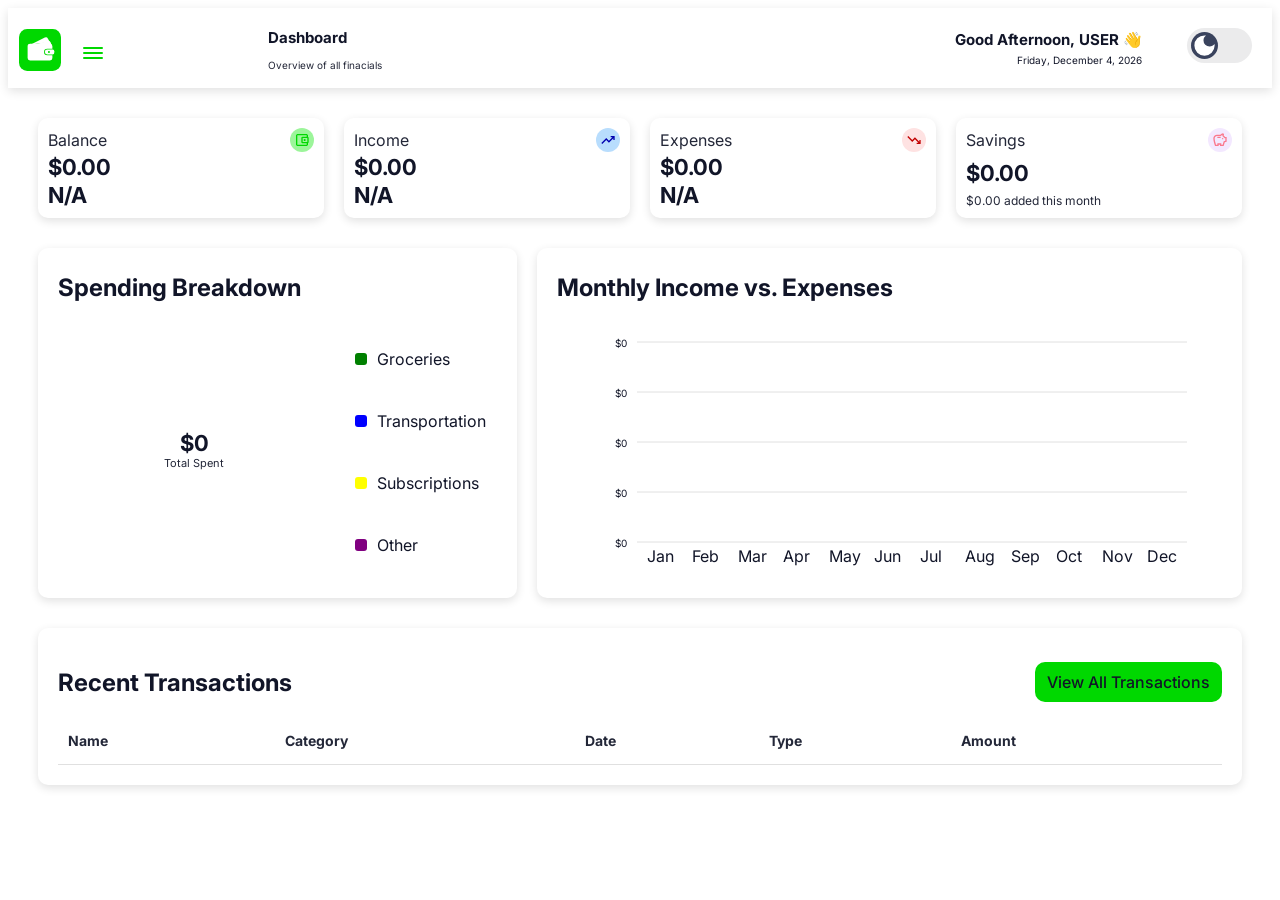
<file: index.html>
<!DOCTYPE html>
<html lang="en">
<head>
    <meta charset="UTF-8">
    <meta name="viewport" content="width=device-width, initial-scale=1.0">

    <title>Expense Tracker</title>

    <link rel="stylesheet" href="css/style.css">

    <script type="text/javascript" src="js/script.js" defer></script>
</head>

<body>

    <input type="checkbox" id="menu-toggle">

    <label for="menu-toggle" class="toggle">
            <span class="top-line common"></span>
            <span class="mid-line common"></span>
            <span class="bot-line common"></span>
        </label>

    <div class="slide">

            <h1 id="title">Cashuru</h1>

            <ul id="list">
                <li>
                    <a href="#">
                        <svg xmlns="http://www.w3.org/2000/svg" viewBox="0 0 24 24" height="24px" width="24px" fill="#e3e3e3"><path d="M6,19H9V13h6v6h3V10L12,5.5L6,10v9ZM4,21V9l8-6l8,6V21H13V15H11v6H4Zm8-8.75Z"/></svg>
                        <span>Dashboard</span>  
                    </a>
                </li>
                <li>
                    <a href="Transactions.html">
                        <svg xmlns="http://www.w3.org/2000/svg" viewBox="0 0 24 24" height="24px" width="24px" fill="#e3e3e3"><path d="M4,6V4H20V6H4ZM4,20V14H3V12L4,7H20l1,5v2H20v6H18V14H14v6H4Zm2-2h6V14H6v4ZM5.05,12h13.9H5.05Zm0,0h13.9l-0.6-3H5.65l-0.6,3Z"/></svg>                       
                        <span>Transactions</span>
                    </a>
                </li>
                <li>
                    <a href="#">
                        <svg xmlns="http://www.w3.org/2000/svg" viewBox="0 0 24 24" height="24px" width="24px" fill="#e3e3e3"><path d="M14,13q-1.25,0-2.13-0.88T11,10t0.88-2.13T14,7t2.13,0.88T17,10t-0.88,2.13T14,13ZM7,16q-0.82,0-1.41-0.59T5,14V6Q5,5.18 5.59,4.59T7,4H21q0.83,0 1.41,0.59Q23,5.18 23,6v8q0,0.82-0.59,1.41T21,16H7Zm2-2H19q0-0.83 0.59-1.41T21,12V8q-0.82,0-1.41-0.59T19,6H9Q9,6.82 8.41,7.41Q7.83,8 7,8v4q0.83,0 1.41,0.59Q9,13.18 9,14Zm11,6H3q-0.82,0-1.41-0.59T1,18V7H3V18H20v2ZM7,14V6v8Z"/></svg>                        
                        <span>Budgets</span>
                    </a>
                </li>
                <li>
                    <a href="#">
                        <svg xmlns="http://www.w3.org/2000/svg" viewBox="0 0 24 24" height="24px" width="24px" fill="#e3e3e3"><path d="M16.71,10.71Q17,10.43 17,10q0-0.43-0.29-0.71T16,9T15.29,9.29T15,10t0.29,0.71T16,11q0.43,0 0.71-0.29ZM8,9h5V7H8V9ZM4.5,21q-0.85-2.85-1.67-5.69T2,9.5Q2,7.2 3.6,5.6T7.5,4h5q0.73-0.95 1.76-1.48T16.5,2q0.63,0 1.06,0.44T18,3.5q0,0.15-0.04,0.3T17.88,4.07q-0.1,0.27-0.19,0.56T17.55,5.22L19.83,7.5H22v6.98L19.18,15.4L17.5,21H12V19H10v2H4.5ZM6,19H8V17h6v2h2l1.55-5.15L20,13.02V9.5H19L15.5,6q0-0.5 0.06-0.96T15.75,4.1q-0.72,0.2-1.27,0.69T13.68,6H7.5Q6.05,6 5.03,7.02T4,9.5q0,2.45 0.67,4.79T6,19Zm6-7.45Z"/></svg>
                        <span>Savings</span>
                    </a>
                </li>
                <li>
                    <a href="#">
                        <svg xmlns="http://www.w3.org/2000/svg" viewBox="0 0 24 24" height="24px" width="24px" fill="#e3e3e3"><path d="M3,21V19l2-2v4H3Zm4,0V15l2-2v8H7Zm4,0V13l2,2.03V21H11Zm4,0V15.03l2-2V21H15Zm4,0V11l2-2V21H19ZM3,15.83V13l7-7l4,4l7-7V5.82l-7,7l-4-4l-7,7Z"/></svg>
                        <span>Analytics</span>
                    </a>
                </li>
                <li>
                    <a href="#">
                        <svg xmlns="http://www.w3.org/2000/svg" viewBox="0 0 24 24" height="24px" width="24px" fill="#e3e3e3"><path d="M9.25,22l-0.4-3.2q-0.32-0.13-0.61-0.3T7.68,18.13L4.7,19.38L1.95,14.63l2.58-1.95Q4.5,12.5 4.5,12.34q0-0.16 0-0.34t0-0.34t0.03-0.34L1.95,9.38L4.7,4.63L7.68,5.88Q7.95,5.68 8.25,5.5t0.6-0.3L9.25,2h5.5l0.4,3.2q0.33,0.13 0.61,0.3t0.56,0.38L19.3,4.63l2.75,4.75l-2.57,1.95q0.02,0.18 0.02,0.34t0,0.34t0,0.34t-0.05,0.34l2.57,1.95l-2.75,4.75l-2.95-1.25q-0.27,0.2-0.57,0.38t-0.6,0.3L14.75,22H9.25ZM11,20h1.98l0.35-2.65q0.78-0.2 1.44-0.59t1.21-0.94l2.47,1.03l0.98-1.7l-2.15-1.63q0.13-0.35 0.17-0.74T17.5,12t-0.05-0.79q-0.05-0.39-0.17-0.74l2.15-1.63l-0.98-1.7L15.98,8.2q-0.55-0.57-1.21-0.96T13.33,6.65L13,4H11.03L10.68,6.65Q9.9,6.85 9.24,7.24T8.03,8.17L5.55,7.15L4.58,8.85l2.15,1.6Q6.6,10.83 6.55,11.2T6.5,12q0,0.4 0.05,0.77t0.17,0.75L4.58,15.15l0.98,1.7L8.03,15.8q0.55,0.58 1.21,0.96t1.44,0.59L11,20Zm1.05-4.5q1.45,0 2.47-1.03T15.55,12T14.53,9.52T12.05,8.5q-1.47,0-2.49,1.02T8.55,12t1.01,2.47t2.49,1.03ZM12,12Z"/></svg>
                        <span>Settings</span>
                    </a>
                </li>
            </ul>
    </div>

        <section id="logo">
            <svg xmlns="http://www.w3.org/2000/svg" viewBox="0 0 512 512"><rect class="icon-bg" x="0" y="0" width="512" height="512" rx="100"/><path class="wallet" d="M145 190 L315 105 Q340 93 353 119 L375 157 Z"/><path class="wallet" d="M195 190 L350 145 Q374 138 385 163 L395 190 Z"/><path class="wallet" d="M105 205Q105 180 135 180H377Q407 180 407 210V240H345Q305 240 305 280Q305 320 345 320H407V355Q407 385 377 385H135Q105 385 105 355Z"/><path class="wallet" d="M345 250H410Q430 250 430 270V290Q430 310 410 310H345Q315 310 315 280Q315 250 345 250Z"/><circle class="icon-bg" cx="365" cy="280" r="12"/></svg>
        </section>

    <header id="main-header">
        <header id="page-header">
            <section id="page-title">
                <h1 id="page-name">
                    Dashboard
                </h1>

                <p id="page-desc">
                    Overview of all finacials
                </p>

            </section>

            <div id="greeting-con">
                <h2 id="greeting"></h2>

                <p id="date"></p>
            </div>

        </header>

        <button id="theme-switch">
            <span>
                <svg xmlns="http://www.w3.org/2000/svg" viewBox="0 0 24 24" height="24px" width="24px" fill="#e3e3e3"><path d="M12,21q-3.75,0-6.38-2.63T3,12T5.63,5.63T12,3q0.35,0 0.69,0.02q0.34,0.02 0.66,0.07q-1.03,0.73-1.64,1.89T11.1,7.5q0,2.25 1.57,3.82T16.5,12.9q1.38,0 2.53-0.61t1.88-1.64q0.05,0.33 0.07,0.66T21,12q0,3.75-2.63,6.38T12,21Z"/></svg>
                <svg xmlns="http://www.w3.org/2000/svg" viewBox="0 0 24 24" height="24px" width="24px" fill="#e3e3e3"><path d="M8.46,15.54Q7,14.08 7,12Q7,9.92 8.46,8.46T12,7t3.54,1.46T17,12t-1.46,3.54T12,17q-2.07,0-3.54-1.46ZM5,13H1V11H5v2Zm18,0H19V11h4v2ZM11,5V1h2V5H11Zm0,18V19h2v4H11ZM6.4,7.75L3.88,5.32L5.3,3.85l2.4,2.5L6.4,7.75Zm12.3,12.4l-2.42-2.52l1.32-1.38l2.52,2.43L18.7,20.15ZM16.25,6.4l2.43-2.52L20.15,5.3l-2.5,2.4l-1.4-1.3ZM3.85,18.7l2.53-2.43L7.75,17.6L5.33,20.13L3.85,18.7Z"/></svg>
            </span>
        </button>
    </header>

    <section id="summary-con">
        <section id="balance-box" class="summary-card">
            <div>
                <p>Balance</p>
                <svg class="balance" xmlns="http://www.w3.org/2000/svg" viewBox="0 0 24 24" height="24px" width="24px"><path d="M5,19V5Q5,5 5,6.11Q5,7.22 5,9v6q0,1.77 0,2.89T5,19Zm0,2q-0.83,0-1.41-0.59T3,19V5Q3,4.17 3.59,3.59T5,3H19q0.83,0 1.41,0.59T21,5V7.5H19V5H5V19H19V16.5h2V19q0,0.82-0.59,1.41T19,21H5Zm8-4q-0.82,0-1.41-0.59T11,15V9q0-0.83 0.59-1.41T13,7h7q0.83,0 1.41,0.59T22,9v6q0,0.82-0.59,1.41T20,17H13Zm7-2V9H13v6h7Zm-2.94-1.94Q17.5,12.63 17.5,12t-0.44-1.06T16,10.5t-1.06,0.44T14.5,12t0.44,1.06T16,13.5t1.06-0.44Z"/></svg>
            </div>

            <p id="balance-num" class="sum-val"></p>
            <p id="balance-change"></p>
        </section>

        <section id="income-box" class="summary-card">
            <div>
                <p>Income</p>
                <svg class="trend-up" xmlns="http://www.w3.org/2000/svg" viewBox="0 0 24 24" height="24px" width="24px"><path d="M3.4,18L2,16.6L9.4,9.15l4,4L18.6,8H16V6h6v6H20V9.4L13.4,16l-4-4l-6,6Z"/></svg>
            </div>

            <p id="income-num" class="sum-val"></p>
            <p id="income-change"></p>
        </section>

        <section id="expenses-box" class="summary-card">
            <div>
                <p>Expenses</p>
                <svg class ="trend-down" xmlns="http://www.w3.org/2000/svg" viewBox="0 0 24 24" height="24px" width="24px"><path d="M16,18V16h2.6l-5.2-5.15l-4,4L2,7.4L3.4,6l6,6l4-4L20,14.6V12h2v6H16Z"/></svg>
            </div>

            <p id="expense-num" class="sum-val"></p>
            <p id="expense-change"></p>
        </section>

        <section id="savings-box" class="summary-card">
            <div>
                <p>Savings</p>
                <svg class="piggy" xmlns="http://www.w3.org/2000/svg" viewBox="0 0 24 24" height="24px" width="24px"><path d="M16.71,10.71Q17,10.43 17,10q0-0.43-0.29-0.71T16,9T15.29,9.29T15,10t0.29,0.71T16,11q0.43,0 0.71-0.29ZM8,9h5V7H8V9ZM4.5,21q-0.85-2.85-1.67-5.69T2,9.5Q2,7.2 3.6,5.6T7.5,4h5q0.73-0.95 1.76-1.48T16.5,2q0.63,0 1.06,0.44T18,3.5q0,0.15-0.04,0.3T17.88,4.07q-0.1,0.27-0.19,0.56T17.55,5.22L19.83,7.5H22v6.98L19.18,15.4L17.5,21H12V19H10v2H4.5ZM6,19H8V17h6v2h2l1.55-5.15L20,13.02V9.5H19L15.5,6q0-0.5 0.06-0.96T15.75,4.1q-0.72,0.2-1.27,0.69T13.68,6H7.5Q6.05,6 5.03,7.02T4,9.5q0,2.45 0.67,4.79T6,19Zm6-7.45Z"/></svg>
            </div>

            <p id="savings-num" class="sum-val"></p>
            <p id="savings-change"></p>
        </section>
    </section>

    <section id="analytics-con">
        <div id="spending-chart">
            <h2>Spending Breakdown</h2>
            <div id="chart-content">
                <svg width="260" height="260">
                    <defs>
                        <filter 
                        id="chart-shadow"
                        x="-30%"
                        y="-30%"
                        width="160%"
                        height="160%"
                        >
                            <feDropShadow
                                dx="0"
                                dy="2"
                                stdDeviation="3"
                                flood-color="var(--shadow-color)"
                            />
                        </filter>
                    </defs>

                    <circle
                        id="grocery-circle"
                        cx="130"
                        cy="130"
                        r="70"
                        fill="none"
                        stroke="green"
                        stroke-width="30"
                        stroke-dasharray="0 439.82"
                        transform="rotate(-90 130 130)"
                    />

                    <circle
                        id="transportation-circle"
                        cx="130"
                        cy="130"
                        r="70"
                        fill="none"
                        stroke="blue"
                        stroke-width="30"
                        stroke-dasharray="131.95 439.82"
                        stroke-dashoffset="-175.93"
                        transform="rotate(-90 130 130)"
                    />

                    <circle
                        id="other-circle"
                        cx="130"
                        cy="130"
                        r="70"
                        fill="none"
                        stroke="purple"
                        stroke-width="30"
                        stroke-dasharray="87.96 439.82"
                        stroke-dashoffset="-307.88"
                        transform="rotate(-90 130 130)"
                    />

                    <circle
                        id="subscription-circle"
                        cx="130"
                        cy="130"
                        r="70"
                        fill="none"
                        stroke="yellow"
                        stroke-width="30"
                        stroke-dasharray="43.98 439.82"
                        stroke-dashoffset="-395.84"
                        transform="rotate(-90 130 130)"
                    />

                    <text
                        id="total-spending"
                        x="130"
                        y="123"
                        text-anchor="middle"
                        dominant-baseline="middle"
                    >
                        $0
                    </text>

                    <text
                        x="130"
                        y="145"
                        text-anchor="middle"
                        class="chart-center-label"
                    >
                        Total Spent
                    </text>
                </svg>

                <div id="legend">
                    <div class="legend-item">
                        <span class="legend-color groceries"></span>
                        <p>Groceries</p>
                    </div>

                    <div class="legend-item">
                        <span class="legend-color transportation"></span>
                        <p>Transportation</p>
                    </div>

                    <div class="legend-item">
                        <span class="legend-color subscriptions"></span>
                        <p>Subscriptions</p>
                    </div>

                    <div class="legend-item">
                        <span class="legend-color other"></span>
                        <p>Other</p>
                    </div>
                </div>
            </div>
        </div>

        <div id="monthly-chart">
            <h2>Monthly Income vs. Expenses</h2>

            <svg width="700" height="270">       
                <line x1="60" y1="20" x2="610" y2="20" stroke="var(--border-color)"/>
                <line x1="60" y1="70" x2="610" y2="70" stroke="var(--border-color)"/>
                <line x1="60" y1="120" x2="610" y2="120" stroke="var(--border-color)"/>
                <line x1="60" y1="170" x2="610" y2="170" stroke="var(--border-color)"/>
                <line x1="60" y1="220" x2="610" y2="220" stroke="var(--border-color)"/>

                <text x="70" y="240">Jan</text>
                <text x="115.45" y="240">Feb</text>
                <text x="160.9" y="240">Mar</text>
                <text x="206.35" y="240">Apr</text>
                <text x="251.8" y="240">May</text>
                <text x="297.25" y="240">Jun</text>
                <text x="342.7" y="240">Jul</text>
                <text x="388.15" y="240">Aug</text>
                <text x="433.6" y="240">Sep</text>
                <text x="479.05" y="240">Oct</text>
                <text x="524.5" y="240">Nov</text>
                <text x="570" y="240">Dec</text>

                <text class="y-label" x="50" y="25">$2,000</text>
                <text class="y-label" x="50" y="75">$1,500</text>
                <text class="y-label" x="50" y="125">$1,000</text>
                <text class="y-label" x="50" y="175">$500</text>
                <text class="y-label" x="50" y="225">$0</text>
            </svg>
        </div>
    </section>

    <section id="transactions-con">
        <div class="recent-transactions-header">
            <h2>Recent Transactions</h2>

            <a href="Transactions.html" class="view-all-link">
                View All Transactions
            </a>
        </div>

        <table>
            <thead>
                <tr>
                    <th>Name</th>
                    <th>Category</th>
                    <th>Date</th>
                    <th>Type</th>
                    <th>Amount</th>
                </tr>
            </thead>

            <tbody>
                <tr>
                    <td>Kroger</td>
                    <td>Groceries</td>
                    <td>Nov 10, 2026</td>
                    <td class="expense-type">Expense</td>
                    <td>$65.50</td>
                </tr>

                <tr>
                    <td>Gas Station</td>
                    <td>Transportation</td>
                    <td>Nov 9, 2026</td>
                    <td class="expense-type">Expense</td>
                    <td>$40.00</td>
                </tr>

                <tr>
                    <td>Netflix</td>
                    <td>Subscriptions</td>
                    <td>Nov 8, 2026</td>
                    <td class="expense-type">Expense</td>
                    <td>$15.99</td>
                </tr>

                <tr>
                    <td>Paycheck</td>
                    <td>Income</td>
                    <td>Nov 7, 2026</td>
                    <td class="income-type">Income</td>
                    <td>$850.00</td>
                </tr>
            </tbody>
        </table>
    </section>
</body>
</html>
</file>
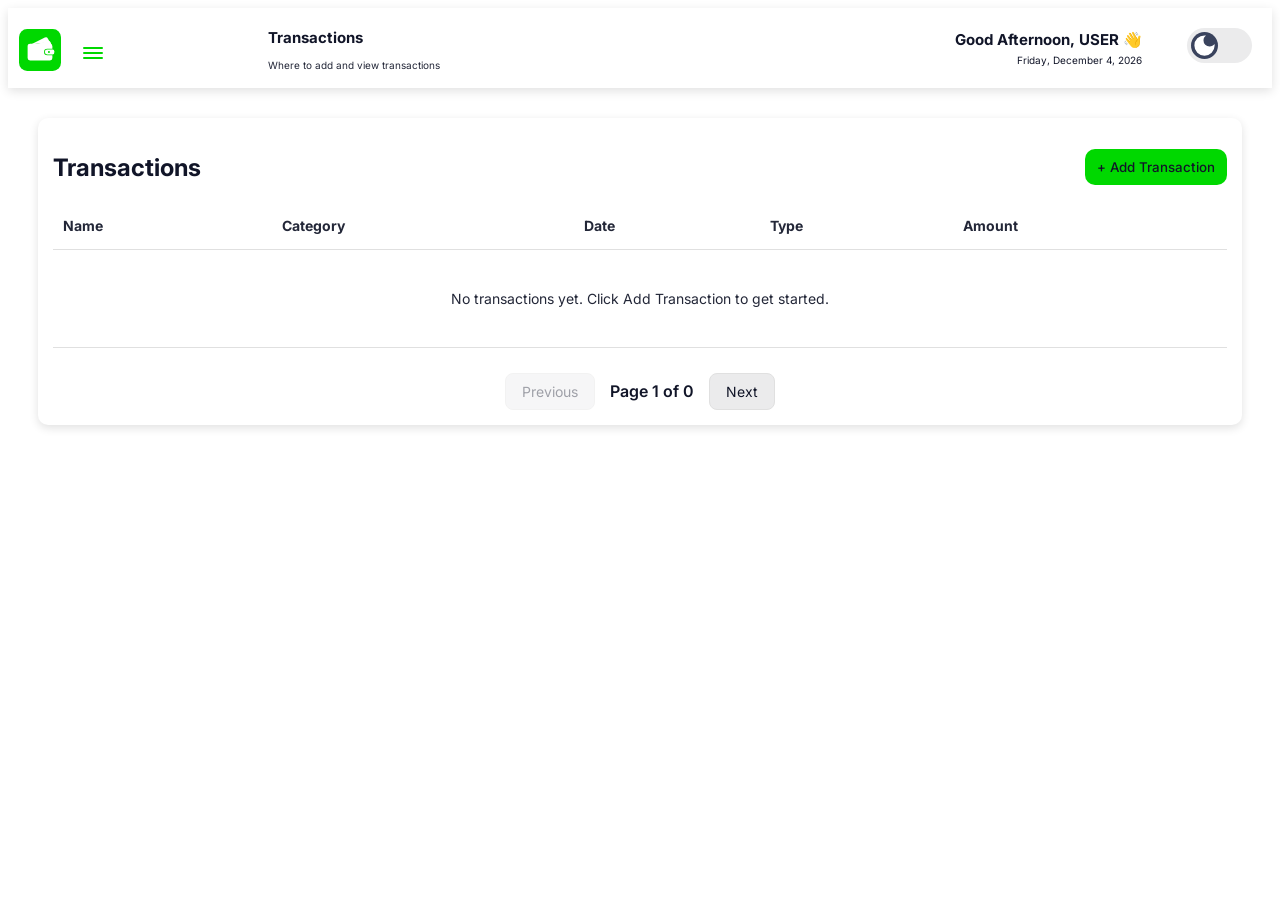
<file: Transactions.html>
<!DOCTYPE html>
<html lang="en">
<head>
    <meta charset="UTF-8">
    <meta name="viewport" content="width=device-width, initial-scale=1.0">

    <title>Expense Tracker</title>

    <link rel="stylesheet" href="css/style.css">

    <script type="text/javascript" src="js/script.js" defer></script>
</head>

<body>

        <input type="checkbox" id="menu-toggle">

    <label for="menu-toggle" class="toggle">
            <span class="top-line common"></span>
            <span class="mid-line common"></span>
            <span class="bot-line common"></span>
        </label>

    <div class="slide">

            <h1 id="title">Cashuru</h1>

            <ul id="list">
                <li>
                    <a href="index.html">
                        <svg xmlns="http://www.w3.org/2000/svg" viewBox="0 0 24 24" height="24px" width="24px" fill="#e3e3e3"><path d="M6,19H9V13h6v6h3V10L12,5.5L6,10v9ZM4,21V9l8-6l8,6V21H13V15H11v6H4Zm8-8.75Z"/></svg>
                        <span>Dashboard</span>  
                    </a>
                </li>
                <li>
                    <a href="#">
                        <svg xmlns="http://www.w3.org/2000/svg" viewBox="0 0 24 24" height="24px" width="24px" fill="#e3e3e3"><path d="M4,6V4H20V6H4ZM4,20V14H3V12L4,7H20l1,5v2H20v6H18V14H14v6H4Zm2-2h6V14H6v4ZM5.05,12h13.9H5.05Zm0,0h13.9l-0.6-3H5.65l-0.6,3Z"/></svg>                       
                        <span>Transactions</span>
                    </a>
                </li>
                <li>
                    <a href="#">
                        <svg xmlns="http://www.w3.org/2000/svg" viewBox="0 0 24 24" height="24px" width="24px" fill="#e3e3e3"><path d="M14,13q-1.25,0-2.13-0.88T11,10t0.88-2.13T14,7t2.13,0.88T17,10t-0.88,2.13T14,13ZM7,16q-0.82,0-1.41-0.59T5,14V6Q5,5.18 5.59,4.59T7,4H21q0.83,0 1.41,0.59Q23,5.18 23,6v8q0,0.82-0.59,1.41T21,16H7Zm2-2H19q0-0.83 0.59-1.41T21,12V8q-0.82,0-1.41-0.59T19,6H9Q9,6.82 8.41,7.41Q7.83,8 7,8v4q0.83,0 1.41,0.59Q9,13.18 9,14Zm11,6H3q-0.82,0-1.41-0.59T1,18V7H3V18H20v2ZM7,14V6v8Z"/></svg>                        
                        <span>Budgets</span>
                    </a>
                </li>
                <li>
                    <a href="#">
                        <svg xmlns="http://www.w3.org/2000/svg" viewBox="0 0 24 24" height="24px" width="24px" fill="#e3e3e3"><path d="M16.71,10.71Q17,10.43 17,10q0-0.43-0.29-0.71T16,9T15.29,9.29T15,10t0.29,0.71T16,11q0.43,0 0.71-0.29ZM8,9h5V7H8V9ZM4.5,21q-0.85-2.85-1.67-5.69T2,9.5Q2,7.2 3.6,5.6T7.5,4h5q0.73-0.95 1.76-1.48T16.5,2q0.63,0 1.06,0.44T18,3.5q0,0.15-0.04,0.3T17.88,4.07q-0.1,0.27-0.19,0.56T17.55,5.22L19.83,7.5H22v6.98L19.18,15.4L17.5,21H12V19H10v2H4.5ZM6,19H8V17h6v2h2l1.55-5.15L20,13.02V9.5H19L15.5,6q0-0.5 0.06-0.96T15.75,4.1q-0.72,0.2-1.27,0.69T13.68,6H7.5Q6.05,6 5.03,7.02T4,9.5q0,2.45 0.67,4.79T6,19Zm6-7.45Z"/></svg>
                        <span>Savings</span>
                    </a>
                </li>
                <li>
                    <a href="#">
                        <svg xmlns="http://www.w3.org/2000/svg" viewBox="0 0 24 24" height="24px" width="24px" fill="#e3e3e3"><path d="M3,21V19l2-2v4H3Zm4,0V15l2-2v8H7Zm4,0V13l2,2.03V21H11Zm4,0V15.03l2-2V21H15Zm4,0V11l2-2V21H19ZM3,15.83V13l7-7l4,4l7-7V5.82l-7,7l-4-4l-7,7Z"/></svg>
                        <span>Analytics</span>
                    </a>
                </li>
                <li>
                    <a href="#">
                        <svg xmlns="http://www.w3.org/2000/svg" viewBox="0 0 24 24" height="24px" width="24px" fill="#e3e3e3"><path d="M9.25,22l-0.4-3.2q-0.32-0.13-0.61-0.3T7.68,18.13L4.7,19.38L1.95,14.63l2.58-1.95Q4.5,12.5 4.5,12.34q0-0.16 0-0.34t0-0.34t0.03-0.34L1.95,9.38L4.7,4.63L7.68,5.88Q7.95,5.68 8.25,5.5t0.6-0.3L9.25,2h5.5l0.4,3.2q0.33,0.13 0.61,0.3t0.56,0.38L19.3,4.63l2.75,4.75l-2.57,1.95q0.02,0.18 0.02,0.34t0,0.34t0,0.34t-0.05,0.34l2.57,1.95l-2.75,4.75l-2.95-1.25q-0.27,0.2-0.57,0.38t-0.6,0.3L14.75,22H9.25ZM11,20h1.98l0.35-2.65q0.78-0.2 1.44-0.59t1.21-0.94l2.47,1.03l0.98-1.7l-2.15-1.63q0.13-0.35 0.17-0.74T17.5,12t-0.05-0.79q-0.05-0.39-0.17-0.74l2.15-1.63l-0.98-1.7L15.98,8.2q-0.55-0.57-1.21-0.96T13.33,6.65L13,4H11.03L10.68,6.65Q9.9,6.85 9.24,7.24T8.03,8.17L5.55,7.15L4.58,8.85l2.15,1.6Q6.6,10.83 6.55,11.2T6.5,12q0,0.4 0.05,0.77t0.17,0.75L4.58,15.15l0.98,1.7L8.03,15.8q0.55,0.58 1.21,0.96t1.44,0.59L11,20Zm1.05-4.5q1.45,0 2.47-1.03T15.55,12T14.53,9.52T12.05,8.5q-1.47,0-2.49,1.02T8.55,12t1.01,2.47t2.49,1.03ZM12,12Z"/></svg>
                        <span>Settings</span>
                    </a>
                </li>
            </ul>
    </div>

        <section id="logo">
            <svg xmlns="http://www.w3.org/2000/svg" viewBox="0 0 512 512"><rect class="icon-bg" x="0" y="0" width="512" height="512" rx="100"/><path class="wallet" d="M145 190 L315 105 Q340 93 353 119 L375 157 Z"/><path class="wallet" d="M195 190 L350 145 Q374 138 385 163 L395 190 Z"/><path class="wallet" d="M105 205Q105 180 135 180H377Q407 180 407 210V240H345Q305 240 305 280Q305 320 345 320H407V355Q407 385 377 385H135Q105 385 105 355Z"/><path class="wallet" d="M345 250H410Q430 250 430 270V290Q430 310 410 310H345Q315 310 315 280Q315 250 345 250Z"/><circle class="icon-bg" cx="365" cy="280" r="12"/></svg>
        </section>

    <header id="main-header">
        <header id="page-header">
            <section id="page-title">
                <h1 id="page-name">
                    Transactions
                </h1>

                <p id="page-desc">
                    Where to add and view transactions
                </p>

            </section>

            <div id="greeting-con">
                <h2 id="greeting"></h2>

                <p id="date"></p>
            </div>

        </header>

        <button id="theme-switch">
            <span>
                <svg xmlns="http://www.w3.org/2000/svg" viewBox="0 0 24 24" height="24px" width="24px" fill="#e3e3e3"><path d="M12,21q-3.75,0-6.38-2.63T3,12T5.63,5.63T12,3q0.35,0 0.69,0.02q0.34,0.02 0.66,0.07q-1.03,0.73-1.64,1.89T11.1,7.5q0,2.25 1.57,3.82T16.5,12.9q1.38,0 2.53-0.61t1.88-1.64q0.05,0.33 0.07,0.66T21,12q0,3.75-2.63,6.38T12,21Z"/></svg>
                <svg xmlns="http://www.w3.org/2000/svg" viewBox="0 0 24 24" height="24px" width="24px" fill="#e3e3e3"><path d="M8.46,15.54Q7,14.08 7,12Q7,9.92 8.46,8.46T12,7t3.54,1.46T17,12t-1.46,3.54T12,17q-2.07,0-3.54-1.46ZM5,13H1V11H5v2Zm18,0H19V11h4v2ZM11,5V1h2V5H11Zm0,18V19h2v4H11ZM6.4,7.75L3.88,5.32L5.3,3.85l2.4,2.5L6.4,7.75Zm12.3,12.4l-2.42-2.52l1.32-1.38l2.52,2.43L18.7,20.15ZM16.25,6.4l2.43-2.52L20.15,5.3l-2.5,2.4l-1.4-1.3ZM3.85,18.7l2.53-2.43L7.75,17.6L5.33,20.13L3.85,18.7Z"/></svg>
            </span>
        </button>
    </header>

    <section id="transactions-chart">
        <div class="transactions-header">
            <h1>Transactions</h1>

            <button id="add-transaction" class="view-all-link">
                + Add Transaction
            </button>
        </div>

        <div id="form-overlay" hidden>
            <form id="transaction-form">
                <button type="button" id="close-form" class="close-form">&times;</button>

                <label for="transaction-name">Name</label>
                <input type="text" id="transaction-name" required>

                <label for="amount-name">Amount</label>
                <div class="amount-input">
                    
                    <input type="number" id="transaction-amount" min="0.01" step="0.01" required>

                    <div class="amount-controls">
                        <button type="button" id="amount-up">▲</button>
                        <button type="button" id="amount-down">▼</button>
                    </div>
                </div>

                <label for="transaction-category">Category</label>
                <select id="transaction-category" required>
                    <option value="Groceries">Groceries</option>
                    <option value="Transportation">Transportation</option>
                    <option value="Subscription">Subscription</option>
                    <option value="Other">Other</option>
                </select>

                <label for="transaction-type">Type</label>
                <select id="transaction-type" required>
                    <option value="income">Income</option>
                    <option value="expense">Expense</option>
                    <option value="saving">Saving</option>
                </select>

                <label for="transaction-date">Date</label>
                <input type="date" id="transaction-date" required>

                <button type="submit">Save Transaction</button>

            </form>
        </div>

        <table>
            <thead>
                <tr>
                    <th>Name</th>
                    <th>Category</th>
                    <th>Date</th>
                    <th>Type</th>
                    <th>Amount</th>
                </tr>
            </thead>

            <tbody id="transactions-body">

            </tbody>
        </table>

        <div id="pagination">
            <button id="previous-page">Previous</button>
            <span id="page-number"></span>
            <button id="next-page">Next</button>
        </div>
    </section>

</body>
</file>
<file: css/style.css>
@import url('https://fonts.googleapis.com/css2?family=Inter:wght@400;500;600;700;800&display=swap');

:root{
    --base-color: white;
    --base-variant: #ebebec;
    --text-color: #111528;
    --secondary-text: #232738;
    --primary-color: #3a435d;
    --accent-color: rgb(0, 216, 0);
    --hover-color: #cbcbcb;
    --shadow-color: rgba(0, 0, 0, 0.12);
    --main-font: 'Inter', sans-serif;
    --title-font: 'Bebas Neue', sans-serif;
    --border-color: #e0e0e0;
}
.darkmode{
    --base-color: #070b1d;
    --base-variant: #101425;
    --text-color: #ffffff;
    --secondary-text: #a4a5b8;
    --primary-color: #3a435d;
    --accent-color: rgb(2, 143, 2);
    --hover-color: #232a41;
    --shadow-color: rgba(166, 166, 166, 0.12);
    --border-color: #23283a;
}

#theme-switch{
    height: 35px;
    width: 65px;
    padding: 4px;
    border-radius: 50px;
    border: none;
    background-color: var(--base-variant);
    cursor: pointer;
    display: flex;
    align-items: center;
    top: 20px;
    right: 20px;
    position: absolute;
    transition: background-color 0.3s;
}

#theme-switch span{
    height: 27px;
    width: 27px;
    border-radius: 50%;
    background-color: var(--primary-color);
    transition: transform 0.3s;
    justify-content: flex-start;
}

#theme-switch span svg{
    height: 27px;
    width: 27px;
    fill: white;
}

.darkmode #theme-switch span{
    height: 27px;
    width: 27px;
    border-radius: 50%;
    background-color: white;
    transition: transform 0.3s;
    justify-content: flex-start;
}

.darkmode #theme-switch span svg{
    height: 27px;
    width: 27px;
    fill: var(--primary-color);
}

#theme-switch svg:last-child{
    display: none;
}

.darkmode #theme-switch svg:first-child{
    display: none;
}

.darkmode #theme-switch svg:last-child{
    display: block;
}

.darkmode #theme-switch span{
    transform: translateX(30px);
}

.darkmode #theme-switch{
    background-color: var(--primary-color);
}

body{
    background-color: var(--base-color);
    color: var(--text-color);
}

#title{
    color: var(--accent-color);
    text-align: right;
    padding-right: 10px;
    padding-top: 10px;
    font-weight: 800;
    pointer-events: none;
    font-family: var(--title-font);
    font-size: 30px
}

#logo{
    height: 50px;
    width: 50px;
    padding: 4px;
    display: flex;
    align-items: center;
    position: fixed;
    top: 25px;
    left: 15px;
    z-index: 4;
    background: transparent;
}

#logo svg {
    width: 100%;
    height: 100%;
}

.icon-bg {
    fill: var(--accent-color);
    transition: fill 0.3s ease;
}

.wallet {
    fill: var(--base-color);
    transition: fill 0.3s ease;
}

#list a {
    display: flex;
    align-items: center;
    gap: 12px;
}

#list svg{
    fill: var(--accent-color);
    width: 24px;
    height: 24px;
    flex-shrink: 0;
}

#list{
    padding-left: 20px;
}

*{
    box-sizing: border-box;
}

.slide {
    height: 100vh;
    width: 230px;
    position: fixed;
    top: 0;
    left: 0;
    background-color: var(--base-variant);
    transition: transform 0.3s ease;
    transform: translateX(-100%);
    z-index: 2;
}

ul li{
    list-style: none;
}

ul li a{
    color: var(--secondary-text);
    font-weight: 500;
    font-family: var(--main-font);
    text-transform: capitalize;
    text-decoration: none;
    transition: 0.2s ease-out;
}

ul li a span{
    width: 40px;
    text-align: center;
}

#menu-toggle{
    display: none;
    visibility: hidden;
    appearance: none;
}

.toggle{
    position: fixed;
    height: 25px;
    width: 25px;
    top: 40px;
    left: 80px;
    z-index: 5;
    cursor: pointer;
    background-color: transparent;
    border-radius: 2px;
    transition: left 0.3s ease;
}

.toggle .common{
    position: absolute;
    height: 2px;
    width: 20px;
    background-color: var(--accent-color);
    border-radius: 50px;
    transition: 0.3s ease;
}

.toggle .top-line{
    top: 30%;
    left: 50%;
    transform: translate(-50%, -50%);
}

.toggle .mid-line{
    top: 50%;
    left: 50%;
    transform: translate(-50%, -50%);
}

.toggle .bot-line{
    top: 70%;
    left: 50%;
    transform: translate(-50%, -50%);
}

input:checked ~ .toggle .top-line{
    left: 0px;
    top: 11.5px;
    width: 25px;
    transform: rotate(45deg);
}

input:checked ~ .toggle .bot-line{
    left: 0px;
    top: 11.5px;
    width: 25px;
    transform: rotate(-45deg);
}

input:checked ~ .toggle .mid-line{
    opacity: 0;
}

#menu-toggle:checked ~ .slide {
    transform: translateX(0);
}

#title {
    opacity: 0;
    transition: opacity 0.3s ease;
}

#menu-toggle:checked ~ .slide #title {
    opacity: 1;
}

#menu-toggle:checked ~ .toggle {
    left: 190px;
    top: 15px;
    background-color: transparent;
    transition: 0.3s ease;
}

#list li {
    margin-bottom: 12px;
}

#list li a {
    display: flex;
    align-items: center;
    gap: 12px;
    padding: 10px 12px;
    width: 170px;
    box-sizing: border-box;
    border-radius: 10px;
    transition: background-color 0.2s ease;
}

#list li a:hover {
    background-color: var(--hover-color);
}

#page-title {
    margin-left: 240px;
    padding: 12px 20px;
    font-family: var(--main-font);
}

#page-name {
    font-size: 15px;
    color: var(--text-color);
}

#page-desc {
    font-size: 10px;
    color: var(--secondary-text);
}

#page-header {
    width: 100%;
    height: 80px;
    background-color: var(--base-color);
    box-shadow: 0 3px 10px var(--shadow-color);
    display: flex;
    align-items: center;
    justify-content: space-between;
}

#greeting {
    margin: 0;
    font-size: 15px;
}

#date {
    margin: 5px 0 0 0;
    font-size: 10px;
}

#greeting-con {
    display: flex;
    flex-direction: column;
    align-items: flex-end;
    padding-right: 130px;
    font-family: var(--main-font);
}

#summary-con {
    display: flex;
    flex-direction: row;
    gap: 20px;
    margin-top: 30px;
    width: 100%;
    padding: 0 30px;
    box-sizing: border-box;
}

#summary-con p {
    font-family: var(--main-font);
    color: var(--secondary-text);
    margin: 0;
}

#main-header {
    position: relative;
    font-family: var(--title-font);
}

.balance {
    fill: var(--accent-color);
    background-color: #9cf59a;
}

.trend-up {
    fill: rgb(0, 0, 175);
    background-color: #b8ddfd;
}

.trend-down {
    fill: rgb(194, 0, 0);
    background-color: #fee2e2;
}

.piggy {
    fill: rgb(250, 120, 141);
    background-color: #f3e8ff;
}

.summary-card div {
    display: flex;
    justify-content: space-between;
    align-items: center;
    width: 100%;
}

.summary-card {
    display: flex;
    flex: 1;
    min-width: 0;
    flex-direction: column;
    justify-content: space-between;
    align-items: flex-start;
    padding: 10px;
    box-shadow: 0 3px 10px var(--shadow-color);
    border-radius: 10px;
    height: 100px;
    box-sizing: border-box;
    transition: transform 0.2s ease, box-shadow 0.2s ease;
}

#summary-con .summary-card > p {
    font-size: 22px;
    font-weight: 700;
    color: var(--text-color);
}

.summary-card svg {
    padding: 4px;
    border-radius: 50%;
    width: 24px;
    height: 24px;
}

@media (max-width: 768px) {
    #summary-con {
        position: static;
        align-items: flex-end;
    }
}

.summary-value {
    align-self: flex-start;
}

#summary-con .summary-card > p.positive-change {
    color: #16a34a;
    font-size: 12px;
    font-weight: 400;
}

#summary-con .summary-card > p.negative-change {
    color: #dc2626;
    font-size: 12px;
    font-weight: 400;
}

#summary-con #savings-change {
    font-size: 12px;
    font-weight: 400;
    color: var(--secondary-text);
}

@media (max-width: 768px) {
    #summary-con {
        position: static;
        display: grid;
        grid-template-columns: repeat(2, 1fr);
        padding: 20px;
    }
}

#analytics-con {
    display: flex;
    flex-direction: row;
    gap: 20px;
    margin: 30px;
}

#spending-chart {
    flex: 2;
}

#monthly-chart {
    flex: 3;
}

#spending-chart, 
#monthly-chart {
    padding: 5px;
    padding-left: 20px;
    border-radius: 10px;
    box-shadow: 0 3px 10px var(--shadow-color);
    height: 350px;
    background-color: var(--base-color);
    font-family: var(--main-font);
    color: var(--text-color);
}

#chart-legend {
    display: flex;
    flex-direction: column;
    gap: 10px;
}

.legend-item {
    display: flex;
    flex-direction: row;
    align-items: center;
    gap: 10px;
}

.legend-color {
    width: 12px;
    height: 12px;
    border-radius: 3px;
    display: inline-block;
}

.groceries {
    background-color: green;
}

.transportation {
    background-color: blue;
}

.subscriptions {
    background-color: yellow;
}

.other {
    background-color: purple;
}

#chart-content {
    display: flex;
    justify-content: space-around;
    align-items: center;
    gap: 20px;
    margin-top: 0px;
}

#legend {
    display: flex;
    flex-direction: column;
    gap: 10px;
    padding-right: 20px;
}

.legend-item > p {
    font-family: var(--main-font);
    color: var(--text-color);
}

#monthly-chart > svg > text {
    font-family: var(--main-font);
    fill: var(--text-color);
}

.y-label {
    font-size: 10px;
    text-anchor: end;
}

#monthly-chart svg {
    transform: translateX(20px);
    height: auto;
    max-width: 100%;
}

#transactions-con {
    margin: 30px;
    padding: 20px;
    border-radius: 10px;
    box-shadow: 0 3px 10px var(--shadow-color);
    background-color: var(--base-color);
    font-family: var(--main-font);
    color: var(--text-color);
}

#transactions-con table {
    width: 100%;
    border-collapse: collapse;
}

#transactions-con th {
    text-align: left;
    padding: 15px 10px;
    color: var(--secondary-text);
    font-size: 14px;
    border-bottom: 1px solid var(--border-color);
}

#transactions-con td {
    padding: 15px 10px;
    color: var(--text-color);
    border-bottom: 1px solid var(--border-color);
    font-size: 14px;
}

#transactions-con td:last-child {
    font-weight: 600;
}

.income-type {
    color: #22c55e !important;
    font-weight: 600;
}

.expense-type {
    color: #ef4444 !important;
    font-weight: 600;
}

.saving-type {
    color: #3b82f6 !important;
    font-weight: 600;
}

#transactions-con tbody tr {
    transition: background-color 0.2s ease;
}

#transactions-con tbody tr:hover {
    background-color: var(--base-variant);
}

#total-spending {
    font-size: 22px;
    font-weight: 700;
    fill: var(--text-color);
}

.chart-center-label {
    font-size: 11px;
    fill: var(--secondary-text);
}

#grocery-circle,
#transportation-circle,
#other-circle,
#subscription-circle {
    paint-order: stroke;
    filter: drop-shadow(0 2px 3px var(--shadow-color));
    stroke-width: 32px;
}

#transactions-chart {
    margin: 30px;
    padding: 15px;
    border-radius: 10px;
    box-shadow: 0 3px 10px var(--shadow-color);
    background-color: var(--base-color);
    font-family: var(--main-font);
    color: var(--text-color);
}

#transactions-chart table {
    width: 100%;
    border-collapse: collapse;
}

#transactions-chart th {
    text-align: left;
    padding: 15px 10px;
    color: var(--secondary-text);
    font-size: 14px;
    border-bottom: 1px solid var(--border-color);
}

#transactions-chart td {
    padding: 15px 10px;
    color: var(--text-color);
    border-bottom: 1px solid var(--border-color);
    font-size: 14px;
}

.recent-transactions-header {
    display: flex;
    align-items: center;
    justify-content: space-between;
}

.view-all-link {
    display: inline-block;
    padding: 10px 12px;
    border-radius: 10px;
    background-color: var(--accent-color);
    color: var(--text-color);
    font-weight: 500;
    text-decoration: none;
    transition: transform 0.2s ease, box-shadow 0.2s ease;
}

.view-all-link:hover {
    transform: translateY(-4px);
    box-shadow: 0 4px 8px var(--shadow-color);
}

#add-transaction {
    border: none;
    font-family: var(--main-font);
    cursor: pointer;
}

.transactions-header {
    display: flex;
    align-items: center;
    justify-content: space-between;
}

#form-overlay {
    position: fixed;
    top: 0;
    left: 0;
    width: 100%;
    height: 100%;
    background-color: rgba(0, 0, 0, 0.6);
    display: flex;
    justify-content: center;
    align-items: center;
    z-index: 1000;
}

#form-overlay[hidden] {
    display: none;
}

#transaction-form {
    width: 400px;
    max-width: 90%;
    padding: 30px;
    border-radius: 16px;
    background-color: var(--base-color);
    color: var(--text-color);
    box-shadow: 0 10px 30px var(--shadow-color);
    display: flex;
    flex-direction: column;
    gap: 12px;
}

#transaction-form input,
#transaction-form select {
    width: 100%;
    padding: 11px 12px;
    border: 1px solid var(--border-color);
    border-radius: 8px;
    background-color: var(--base-variant);
    color: var(--text-color);
    font-family: var(--main-font);
    font-size: 14px;
    outline: none;
    box-sizing: border-box;
}

#transaction-form input:focus,
#transaction-form select:focus {
    border-color: var(--accent-color);
}

#transaction-form input[type="date"] {
    color-scheme: light;
}

.darkmode #transaction-form input[type="date"] {
    color-scheme: dark;
}

/* Chrome, Edge, Opera */
#transaction-form input[type="number"]::-webkit-inner-spin-button,
#transaction-form input[type="number"]::-webkit-outer-spin-button {
    -webkit-appearance: none;
    margin: 0;
}

/* Firefox */
#transaction-form input[type="number"] {
    appearance: textfield;
    -moz-appearance: textfield;
}

.amount-input {
    position: relative;
    width: 100%;
}

.amount-input input {
    padding-right: 45px;
}

.amount-controls {
    position: absolute;
    right: 8px;
    top: 50%;
    transform: translateY(-50%);
    display: flex;
    flex-direction: column;
    gap: 2px;
}

.amount-controls button {
    border: none;
    background-color: var(--base-variant);
    color: var(--accent-color);
    font-size: 9px;
    cursor: pointer;
    padding: 2px 5px;
    border-radius: 3px;
}

.amount-controls button:hover {
    background-color: var(--hover-color);
}

#transaction-form select {
    appearance: none;
    -webkit-appearance: none;
}

#transaction-form select {
    appearance: none;
    -webkit-appearance: none;
    background-image: url("data:image/svg+xml,%3Csvg xmlns='http://www.w3.org/2000/svg' viewBox='0 0 24 24' fill='none' stroke='%2300d800' stroke-width='2.5' stroke-linecap='round' stroke-linejoin='round'%3E%3Cpath d='m6 9 6 6 6-6'/%3E%3C/svg%3E");
    background-repeat: no-repeat;
    background-position: right 12px center;
    background-size: 14px;
    padding-right: 35px;
}

#transaction-form input[type="date"]::-webkit-calendar-picker-indicator {
    filter: invert(55%) sepia(100%) saturate(1500%) hue-rotate(85deg);
    cursor: pointer;
}

#transaction-form button[type="submit"] {
    width: 100%;
    padding: 12px;
    margin-top: 10px;
    border: none;
    border-radius: 8px;
    background-color: var(--accent-color);
    color: white;
    font-family: var(--main-font);
    font-size: 15px;
    font-weight: 600;
    cursor: pointer;
    transition: transform 0.2s ease, filter 0.2s ease;
}

#transaction-form button[type="submit"]:hover {
    transform: translateY(-2px);
    filter: brightness(1.1);
}

#transaction-form {
    position: relative;
}

.close-form {
    position: absolute;
    top: 12px;
    right: 15px;
    border: none;
    background: transparent;
    color: var(--secondary-text);
    font-size: 25px;
    cursor: pointer;
    transition: color 0.2s ease;
}

.close-form:hover {
    color: var(--accent-color);
}

#pagination {
    display: flex;
    justify-content: center;
    align-items: center;
    gap: 15px;
    margin-top: 25px;
}

#pagination button {
    padding: 9px 16px;
    border: 1px solid var(--border-color);
    border-radius: 8px;
    background-color: var(--base-variant);
    color: var(--text-color);
    font-family: var(--main-font);
    font-size: 14px;
    cursor: pointer;
    transition: all 0.2s ease;
}

#pagination button:hover:not(:disabled) {
    background-color: var(--accent-color);
    color: white;
    transform: translateY(-2px);
}

#pagination button:disabled {
    opacity: 0.4;
    cursor: not-allowed;
}

#page-number {
    min-width: 70px;
    text-align: center;
    color: var(--text-color);
    font-weight: 600;
    font-family: var(--main-font);
}

#transactions-body td[colspan="5"] {
    text-align: center;
    padding: 40px 0;
    color: var(--secondary-text);
}
</file>
